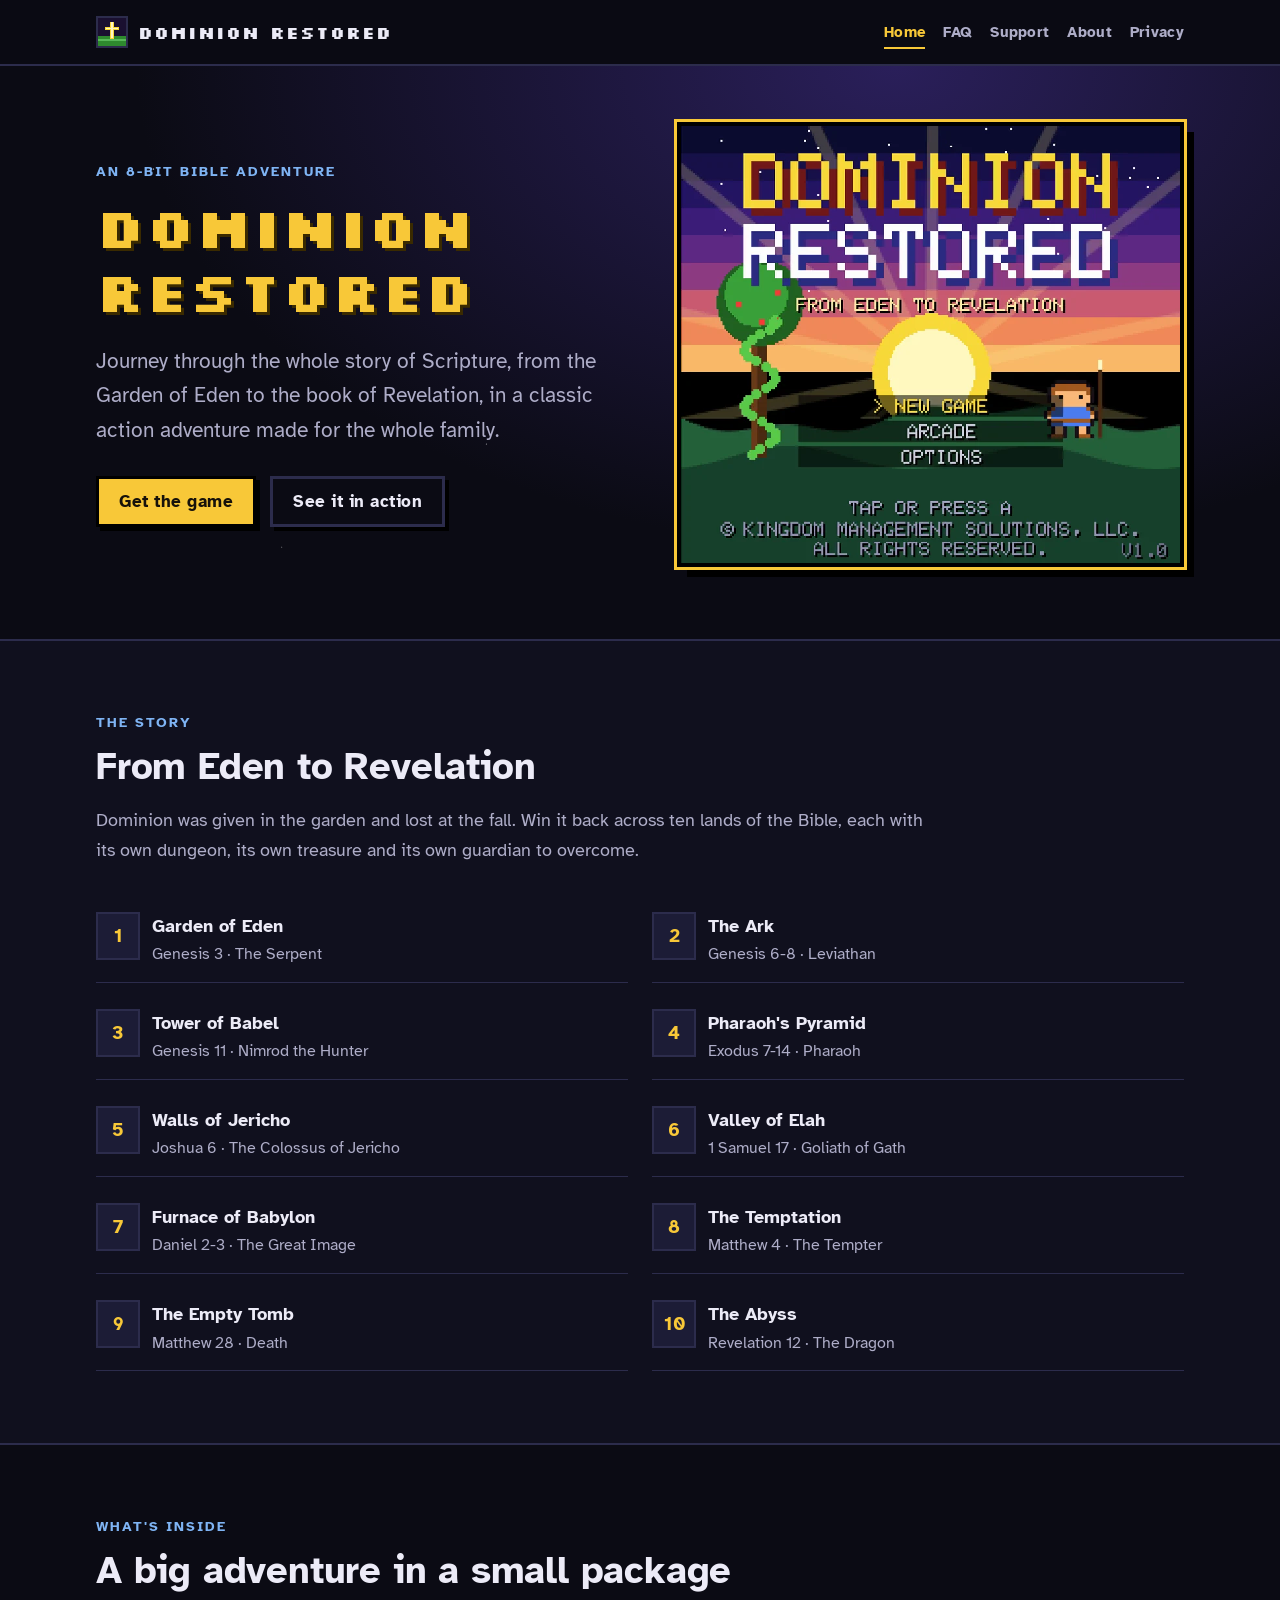
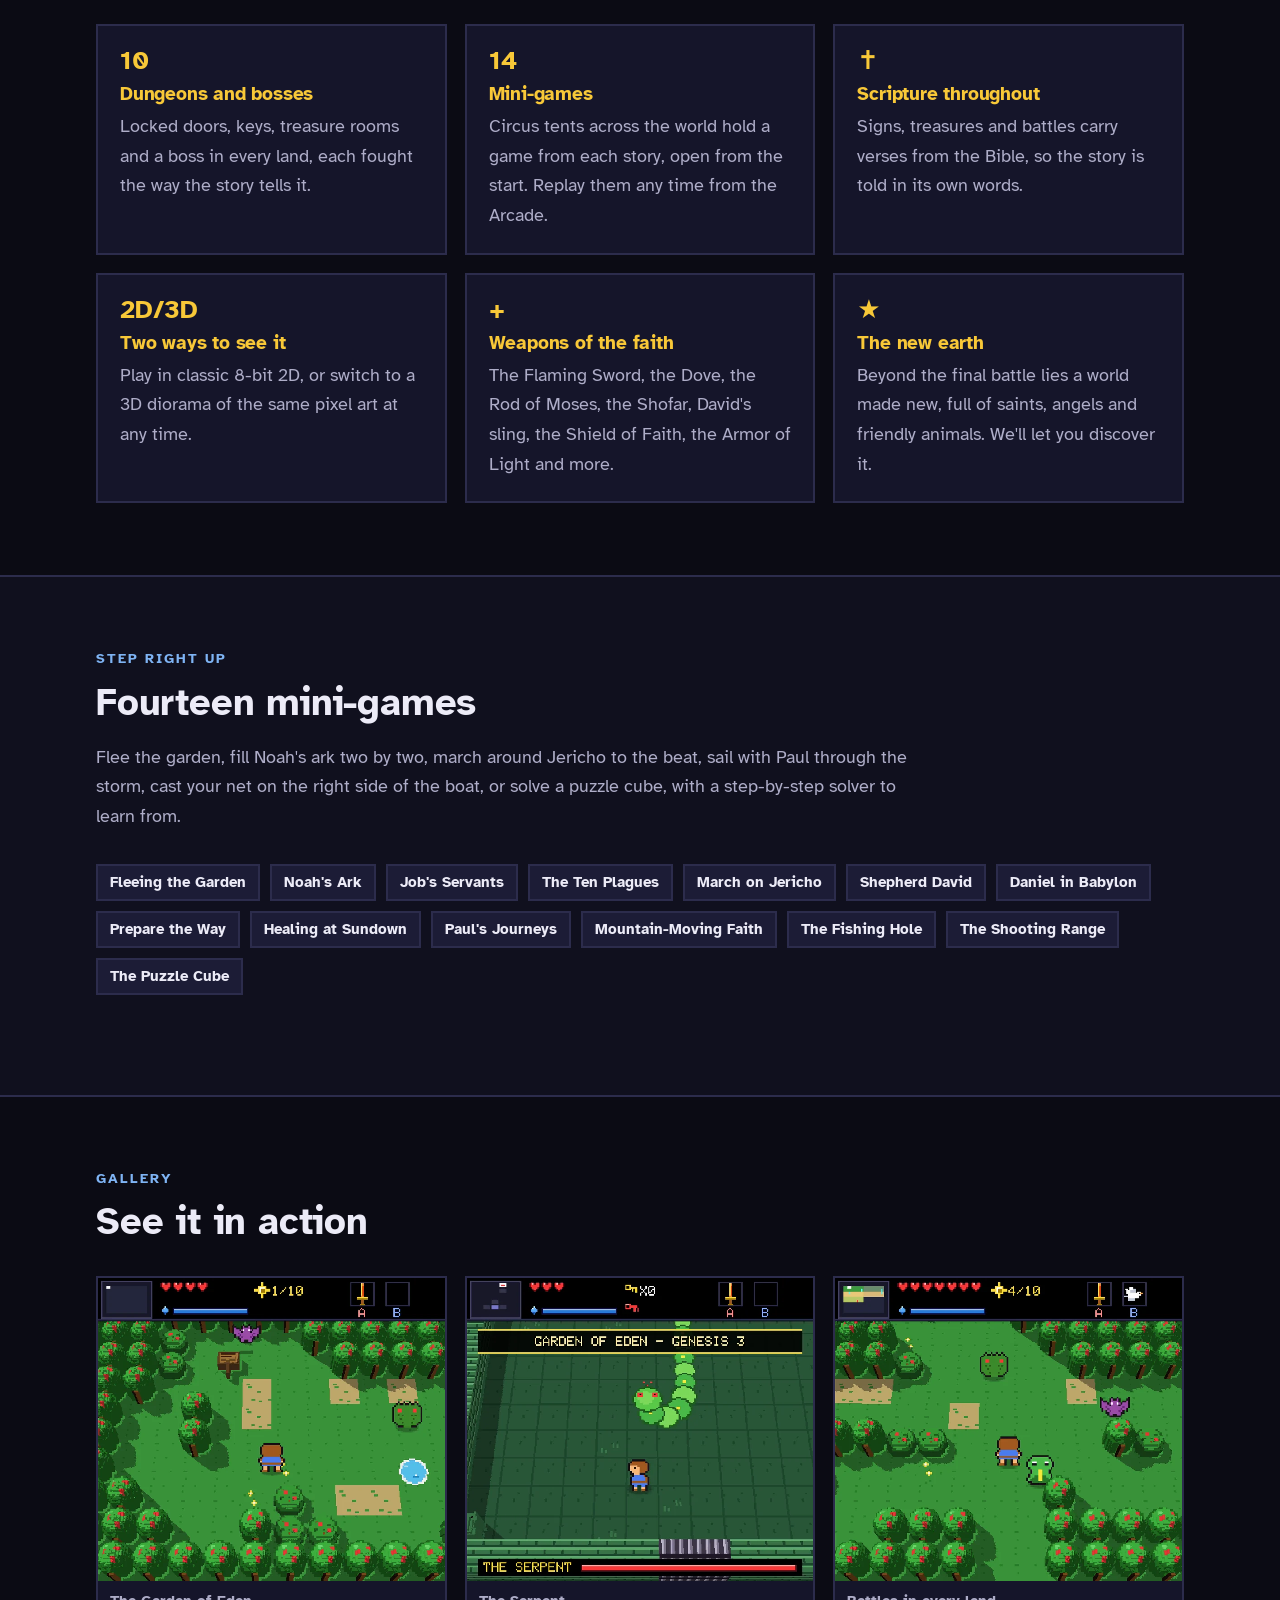
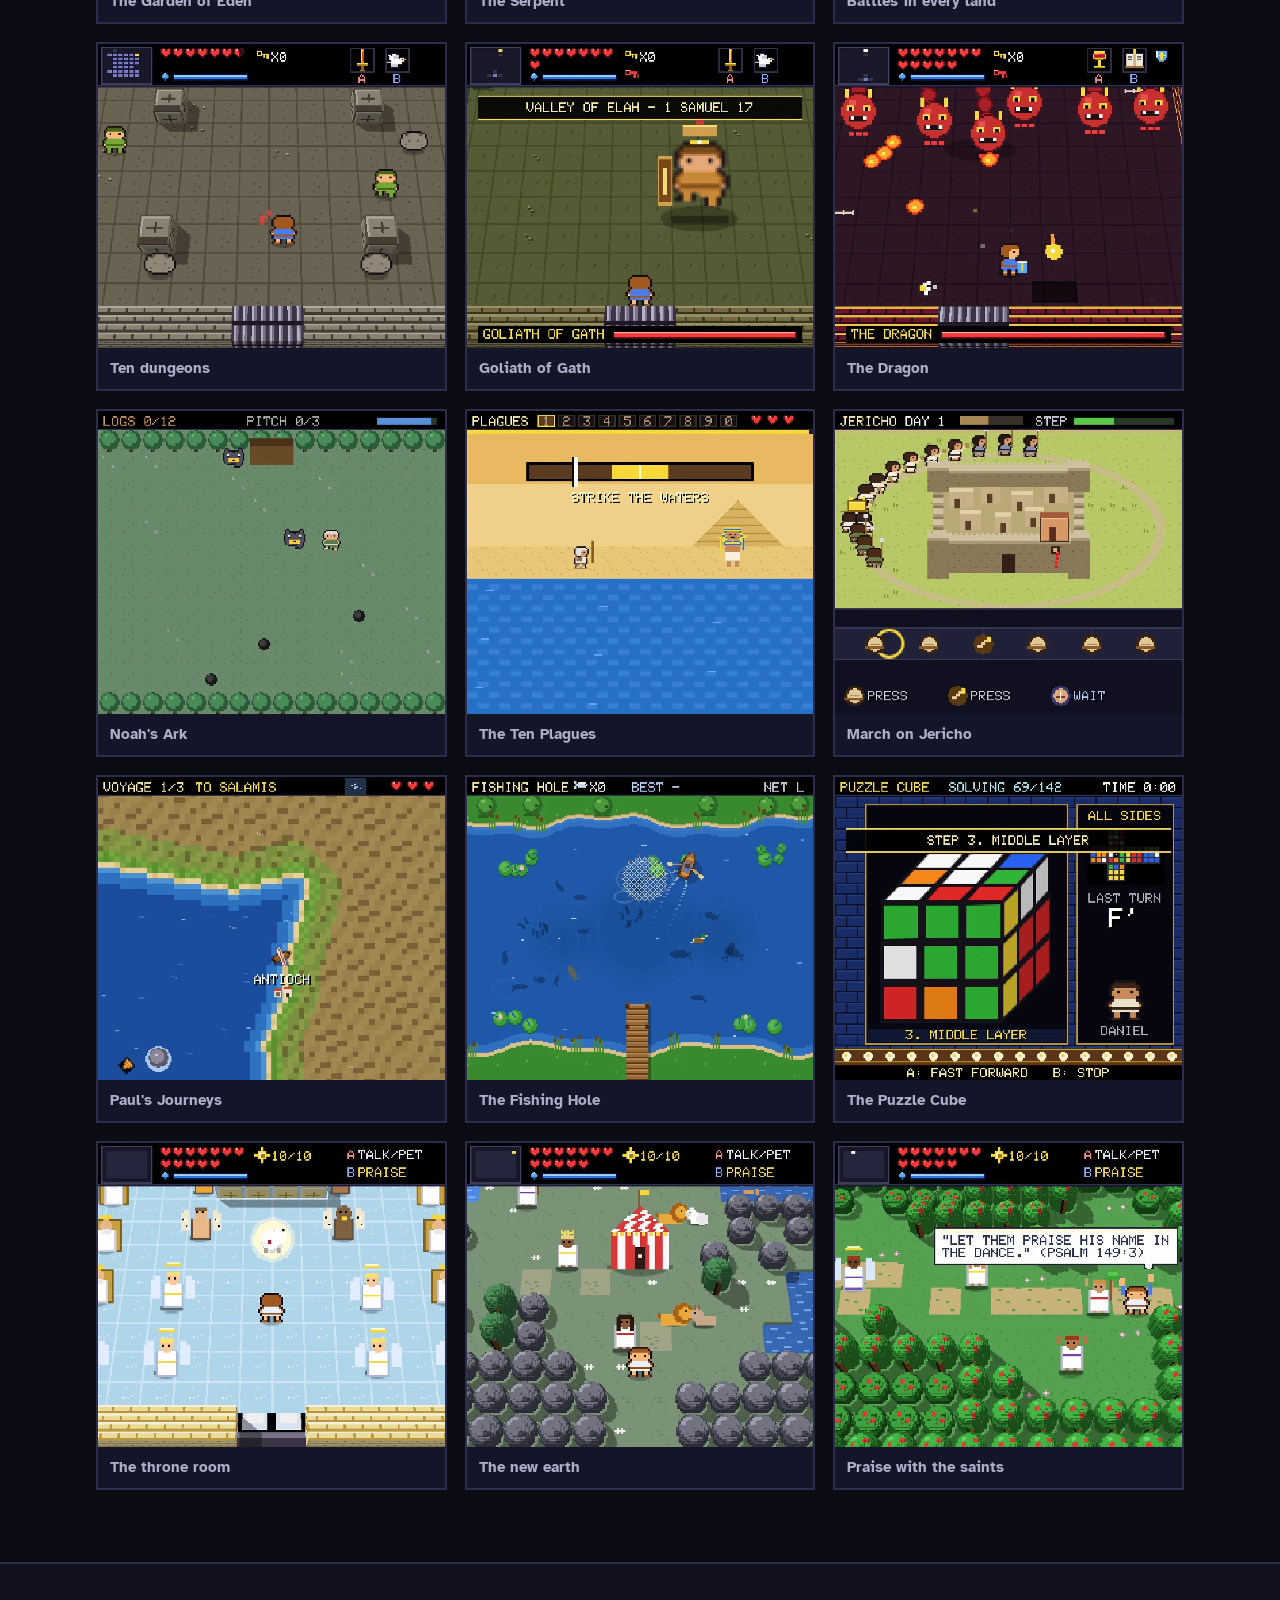
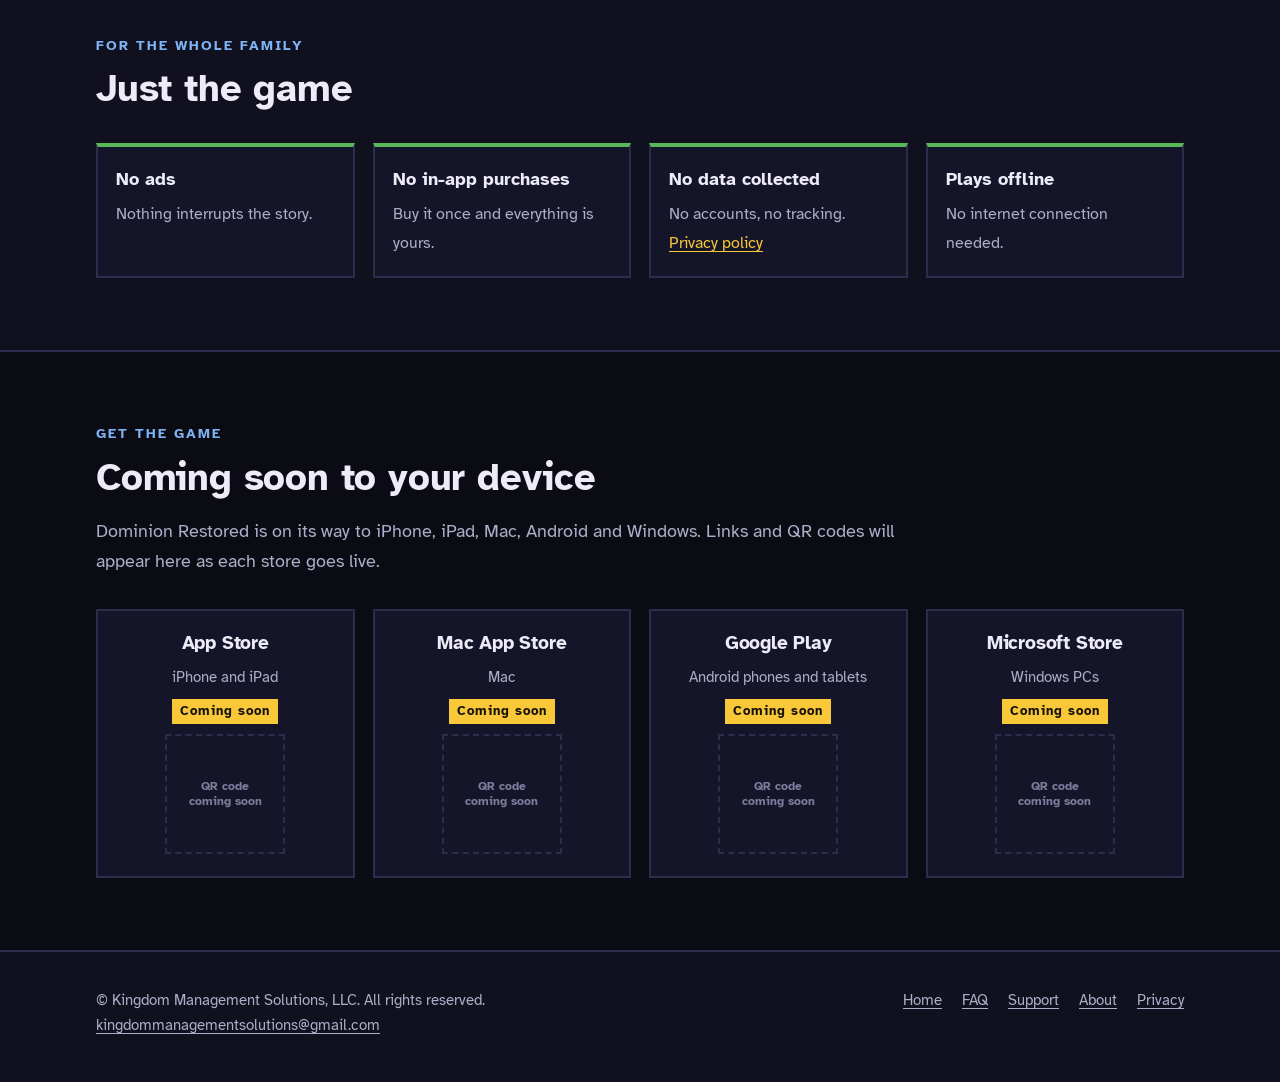
<file: index.html>
<!DOCTYPE html>
<html lang="en">
<head>
<meta charset="utf-8">
<meta name="viewport" content="width=device-width,initial-scale=1">
<title>Dominion Restored</title>
<meta name="description" content="An 8-bit Bible adventure from Eden to Revelation: ten dungeons, ten bosses, fourteen mini-games and the new earth. For iPhone, iPad, Mac, Android and Windows.">
<meta name="theme-color" content="#0b0b14">
<meta property="og:title" content="Dominion Restored">
<meta property="og:description" content="An 8-bit Bible adventure from Eden to Revelation: ten dungeons, ten bosses, fourteen mini-games and the new earth. For iPhone, iPad, Mac, Android and Windows.">
<meta property="og:type" content="website">
<meta property="og:image" content="assets/img/title.webp">
<link rel="icon" href="assets/icon.svg" type="image/svg+xml">
<link rel="preload" href="assets/fonts/silkscreen-700.woff2" as="font" type="font/woff2" crossorigin>
<link rel="stylesheet" href="assets/site.css">
</head>
<body>
<a class="skip" href="#main">Skip to content</a>
<header class="top">
  <div class="wrap">
    <a class="brand" href="index.html"><img src="assets/icon.svg" alt="" width="32" height="32">DOMINION RESTORED</a>
    <nav aria-label="Main">
      <ul>
        <li><a href="index.html" aria-current="page">Home</a></li>
        <li><a href="faq.html">FAQ</a></li>
        <li><a href="support.html">Support</a></li>
        <li><a href="about.html">About</a></li>
        <li><a href="privacy.html">Privacy</a></li>
      </ul>
    </nav>
  </div>
</header>
<main id="main">
<section class="hero">
  <div class="wrap">
    <div>
      <p class="kicker">An 8-bit Bible adventure</p>
      <h1>DOMINION RESTORED</h1>
      <p class="lede">Journey through the whole story of Scripture, from the Garden of Eden to the book of Revelation, in a classic action adventure made for the whole family.</p>
      <div class="btns">
        <a class="btn" href="#get">Get the game</a>
        <a class="btn ghost" href="#gallery">See it in action</a>
      </div>
    </div>
    <div class="frame"><img src="assets/img/title.webp" alt="The Dominion Restored title screen" width="768" height="672"></div>
  </div>
</section>

<section class="alt" id="story">
  <div class="wrap">
    <div class="head">
      <p class="kicker">The story</p>
      <h2>From Eden to Revelation</h2>
      <p class="dim">Dominion was given in the garden and lost at the fall. Win it back across ten lands of the Bible, each with its own dungeon, its own treasure and its own guardian to overcome.</p>
    </div>
    <ol class="lands">
        <li><span class="n">1</span><div><b>Garden of Eden</b><span>Genesis 3 &middot; The Serpent</span></div></li>
        <li><span class="n">2</span><div><b>The Ark</b><span>Genesis 6-8 &middot; Leviathan</span></div></li>
        <li><span class="n">3</span><div><b>Tower of Babel</b><span>Genesis 11 &middot; Nimrod the Hunter</span></div></li>
        <li><span class="n">4</span><div><b>Pharaoh's Pyramid</b><span>Exodus 7-14 &middot; Pharaoh</span></div></li>
        <li><span class="n">5</span><div><b>Walls of Jericho</b><span>Joshua 6 &middot; The Colossus of Jericho</span></div></li>
        <li><span class="n">6</span><div><b>Valley of Elah</b><span>1 Samuel 17 &middot; Goliath of Gath</span></div></li>
        <li><span class="n">7</span><div><b>Furnace of Babylon</b><span>Daniel 2-3 &middot; The Great Image</span></div></li>
        <li><span class="n">8</span><div><b>The Temptation</b><span>Matthew 4 &middot; The Tempter</span></div></li>
        <li><span class="n">9</span><div><b>The Empty Tomb</b><span>Matthew 28 &middot; Death</span></div></li>
        <li><span class="n">10</span><div><b>The Abyss</b><span>Revelation 12 &middot; The Dragon</span></div></li>
    </ol>
  </div>
</section>

<section id="features">
  <div class="wrap">
    <div class="head">
      <p class="kicker">What's inside</p>
      <h2>A big adventure in a small package</h2>
    </div>
    <div class="grid g3">
      <div class="card"><div class="ico">10</div><h3>Dungeons and bosses</h3><p>Locked doors, keys, treasure rooms and a boss in every land, each fought the way the story tells it.</p></div>
      <div class="card"><div class="ico">14</div><h3>Mini-games</h3><p>Circus tents across the world hold a game from each story, open from the start. Replay them any time from the Arcade.</p></div>
      <div class="card"><div class="ico">&#10013;</div><h3>Scripture throughout</h3><p>Signs, treasures and battles carry verses from the Bible, so the story is told in its own words.</p></div>
      <div class="card"><div class="ico">2D/3D</div><h3>Two ways to see it</h3><p>Play in classic 8-bit 2D, or switch to a 3D diorama of the same pixel art at any time.</p></div>
      <div class="card"><div class="ico">+</div><h3>Weapons of the faith</h3><p>The Flaming Sword, the Dove, the Rod of Moses, the Shofar, David's sling, the Shield of Faith, the Armor of Light and more.</p></div>
      <div class="card"><div class="ico">&#9733;</div><h3>The new earth</h3><p>Beyond the final battle lies a world made new, full of saints, angels and friendly animals. We'll let you discover it.</p></div>
    </div>
  </div>
</section>

<section class="alt" id="minigames">
  <div class="wrap">
    <div class="head">
      <p class="kicker">Step right up</p>
      <h2>Fourteen mini-games</h2>
      <p class="dim">Flee the garden, fill Noah's ark two by two, march around Jericho to the beat, sail with Paul through the storm, cast your net on the right side of the boat, or solve a puzzle cube, with a step-by-step solver to learn from.</p>
    </div>
    <ul class="chips">
        <li>Fleeing the Garden</li>
        <li>Noah's Ark</li>
        <li>Job's Servants</li>
        <li>The Ten Plagues</li>
        <li>March on Jericho</li>
        <li>Shepherd David</li>
        <li>Daniel in Babylon</li>
        <li>Prepare the Way</li>
        <li>Healing at Sundown</li>
        <li>Paul's Journeys</li>
        <li>Mountain-Moving Faith</li>
        <li>The Fishing Hole</li>
        <li>The Shooting Range</li>
        <li>The Puzzle Cube</li>
    </ul>
  </div>
</section>

<section id="gallery">
  <div class="wrap">
    <div class="head">
      <p class="kicker">Gallery</p>
      <h2>See it in action</h2>
    </div>
    <div class="gallery">
        <figure><img src="assets/img/eden.webp" alt="The Garden of Eden" width="768" height="672" loading="lazy"><figcaption>The Garden of Eden</figcaption></figure>
        <figure><img src="assets/img/boss-serpent.webp" alt="The Serpent" width="768" height="672" loading="lazy"><figcaption>The Serpent</figcaption></figure>
        <figure><img src="assets/img/overworld-battle.webp" alt="Battles in every land" width="768" height="672" loading="lazy"><figcaption>Battles in every land</figcaption></figure>
        <figure><img src="assets/img/dungeon.webp" alt="Ten dungeons" width="768" height="672" loading="lazy"><figcaption>Ten dungeons</figcaption></figure>
        <figure><img src="assets/img/boss-goliath.webp" alt="Goliath of Gath" width="768" height="672" loading="lazy"><figcaption>Goliath of Gath</figcaption></figure>
        <figure><img src="assets/img/boss-dragon.webp" alt="The Dragon" width="768" height="672" loading="lazy"><figcaption>The Dragon</figcaption></figure>
        <figure><img src="assets/img/mini-ark.webp" alt="Noah's Ark" width="768" height="672" loading="lazy"><figcaption>Noah's Ark</figcaption></figure>
        <figure><img src="assets/img/mini-plagues.webp" alt="The Ten Plagues" width="768" height="672" loading="lazy"><figcaption>The Ten Plagues</figcaption></figure>
        <figure><img src="assets/img/mini-jericho.webp" alt="March on Jericho" width="768" height="672" loading="lazy"><figcaption>March on Jericho</figcaption></figure>
        <figure><img src="assets/img/mini-paul.webp" alt="Paul's Journeys" width="768" height="672" loading="lazy"><figcaption>Paul's Journeys</figcaption></figure>
        <figure><img src="assets/img/mini-fishing.webp" alt="The Fishing Hole" width="768" height="672" loading="lazy"><figcaption>The Fishing Hole</figcaption></figure>
        <figure><img src="assets/img/mini-cube.webp" alt="The Puzzle Cube" width="768" height="672" loading="lazy"><figcaption>The Puzzle Cube</figcaption></figure>
        <figure><img src="assets/img/throne-room.webp" alt="The throne room" width="768" height="672" loading="lazy"><figcaption>The throne room</figcaption></figure>
        <figure><img src="assets/img/new-earth.webp" alt="The new earth" width="768" height="672" loading="lazy"><figcaption>The new earth</figcaption></figure>
        <figure><img src="assets/img/new-earth-praise.webp" alt="Praise with the saints" width="768" height="672" loading="lazy"><figcaption>Praise with the saints</figcaption></figure>
    </div>
  </div>
</section>

<section class="alt" id="family">
  <div class="wrap">
    <div class="head">
      <p class="kicker">For the whole family</p>
      <h2>Just the game</h2>
    </div>
    <ul class="ticks">
      <li><b>No ads</b><span>Nothing interrupts the story.</span></li>
      <li><b>No in-app purchases</b><span>Buy it once and everything is yours.</span></li>
      <li><b>No data collected</b><span>No accounts, no tracking. <a href="privacy.html">Privacy policy</a></span></li>
      <li><b>Plays offline</b><span>No internet connection needed.</span></li>
    </ul>
  </div>
</section>

<section id="get">
  <div class="wrap">
    <div class="head">
      <p class="kicker">Get the game</p>
      <h2>Coming soon to your device</h2>
      <p class="dim">Dominion Restored is on its way to iPhone, iPad, Mac, Android and Windows. Links and QR codes will appear here as each store goes live.</p>
    </div>
    <div class="stores">
        <div class="store"><h3>App Store</h3><p>iPhone and iPad</p><span class="soon">Coming soon</span><div class="qr" aria-hidden="true">QR code<br>coming soon</div></div>
        <div class="store"><h3>Mac App Store</h3><p>Mac</p><span class="soon">Coming soon</span><div class="qr" aria-hidden="true">QR code<br>coming soon</div></div>
        <div class="store"><h3>Google Play</h3><p>Android phones and tablets</p><span class="soon">Coming soon</span><div class="qr" aria-hidden="true">QR code<br>coming soon</div></div>
        <div class="store"><h3>Microsoft Store</h3><p>Windows PCs</p><span class="soon">Coming soon</span><div class="qr" aria-hidden="true">QR code<br>coming soon</div></div>
    </div>
  </div>
</section>
</main>
<footer>
  <div class="wrap">
    <div>&copy; Kingdom Management Solutions, LLC. All rights reserved.<br><a href="mailto:kingdommanagementsolutions@gmail.com">kingdommanagementsolutions@gmail.com</a></div>
    <ul>
      <li><a href="index.html">Home</a></li>
      <li><a href="faq.html">FAQ</a></li>
      <li><a href="support.html">Support</a></li>
      <li><a href="about.html">About</a></li>
      <li><a href="privacy.html">Privacy</a></li>
    </ul>
  </div>
</footer>
</body>
</html>
</file>
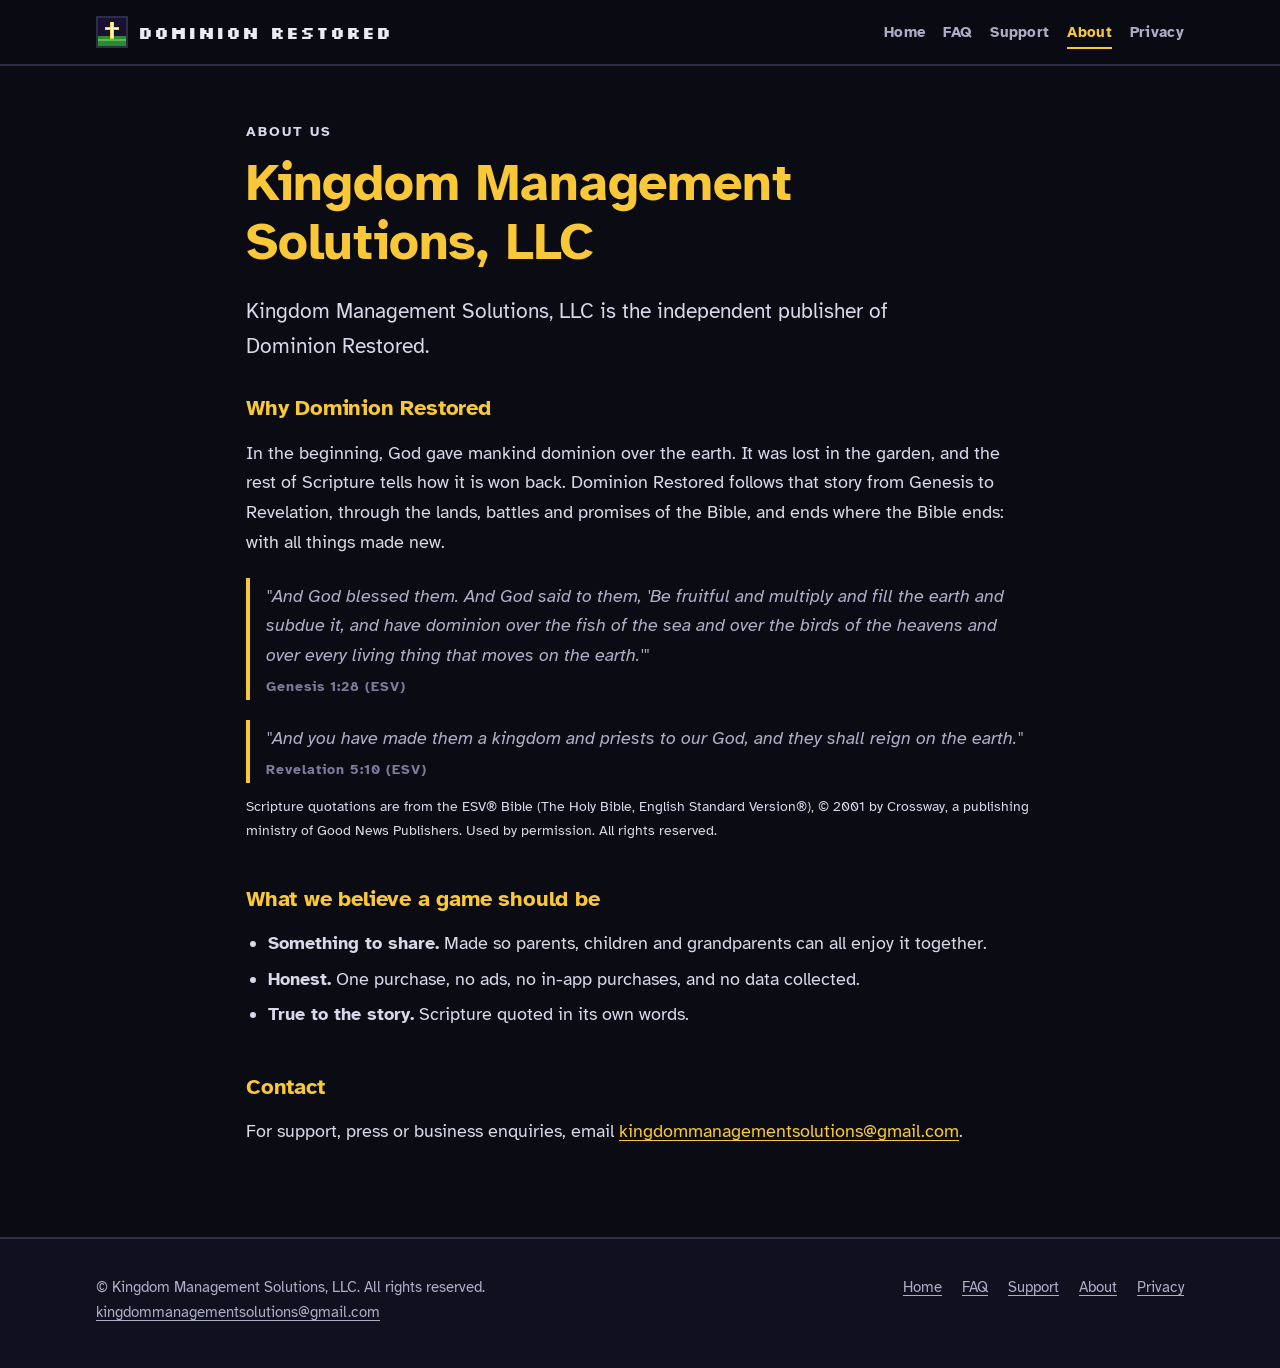
<file: about.html>
<!DOCTYPE html>
<html lang="en">
<head>
<meta charset="utf-8">
<meta name="viewport" content="width=device-width,initial-scale=1">
<title>About | Dominion Restored</title>
<meta name="description" content="About Kingdom Management Solutions, LLC, the publisher of Dominion Restored.">
<meta name="theme-color" content="#0b0b14">
<meta property="og:title" content="About | Dominion Restored">
<meta property="og:description" content="About Kingdom Management Solutions, LLC, the publisher of Dominion Restored.">
<meta property="og:type" content="website">
<meta property="og:image" content="assets/img/title.webp">
<link rel="icon" href="assets/icon.svg" type="image/svg+xml">
<link rel="preload" href="assets/fonts/silkscreen-700.woff2" as="font" type="font/woff2" crossorigin>
<link rel="stylesheet" href="assets/site.css">
</head>
<body>
<a class="skip" href="#main">Skip to content</a>
<header class="top">
  <div class="wrap">
    <a class="brand" href="index.html"><img src="assets/icon.svg" alt="" width="32" height="32">DOMINION RESTORED</a>
    <nav aria-label="Main">
      <ul>
        <li><a href="index.html">Home</a></li>
        <li><a href="faq.html">FAQ</a></li>
        <li><a href="support.html">Support</a></li>
        <li><a href="about.html" aria-current="page">About</a></li>
        <li><a href="privacy.html">Privacy</a></li>
      </ul>
    </nav>
  </div>
</header>
<main id="main">
<div class="page">
<div class="wrap">
  <p class="kicker">About us</p>
  <h1>Kingdom Management Solutions, LLC</h1>
  <p class="lede">Kingdom Management Solutions, LLC is the independent publisher of Dominion Restored.</p>

  <h2>Why Dominion Restored</h2>
  <p>In the beginning, God gave mankind dominion over the earth. It was lost in the garden, and the rest of Scripture tells how it is won back. Dominion Restored follows that story from Genesis to Revelation, through the lands, battles and promises of the Bible, and ends where the Bible ends: with all things made new.</p>
  <blockquote class="verse">"And God blessed them. And God said to them, 'Be fruitful and multiply and fill the earth and subdue it, and have dominion over the fish of the sea and over the birds of the heavens and over every living thing that moves on the earth.'"<cite>Genesis 1:28 (ESV)</cite></blockquote>
  <blockquote class="verse">"And you have made them a kingdom and priests to our God, and they shall reign on the earth."<cite>Revelation 5:10 (ESV)</cite></blockquote>
  <p class="copyright">Scripture quotations are from the ESV&reg; Bible (The Holy Bible, English Standard Version&reg;), &copy; 2001 by Crossway, a publishing ministry of Good News Publishers. Used by permission. All rights reserved.</p>

  <h2>What we believe a game should be</h2>
  <ul>
    <li><b>Something to share.</b> Made so parents, children and grandparents can all enjoy it together.</li>
    <li><b>Honest.</b> One purchase, no ads, no in-app purchases, and no data collected.</li>
    <li><b>True to the story.</b> Scripture quoted in its own words.</li>
  </ul>

  <h2>Contact</h2>
  <p>For support, press or business enquiries, email <a href="mailto:kingdommanagementsolutions@gmail.com">kingdommanagementsolutions@gmail.com</a>.</p>
</div>
</div>
</main>
<footer>
  <div class="wrap">
    <div>&copy; Kingdom Management Solutions, LLC. All rights reserved.<br><a href="mailto:kingdommanagementsolutions@gmail.com">kingdommanagementsolutions@gmail.com</a></div>
    <ul>
      <li><a href="index.html">Home</a></li>
      <li><a href="faq.html">FAQ</a></li>
      <li><a href="support.html">Support</a></li>
      <li><a href="about.html">About</a></li>
      <li><a href="privacy.html">Privacy</a></li>
    </ul>
  </div>
</footer>
</body>
</html>
</file>
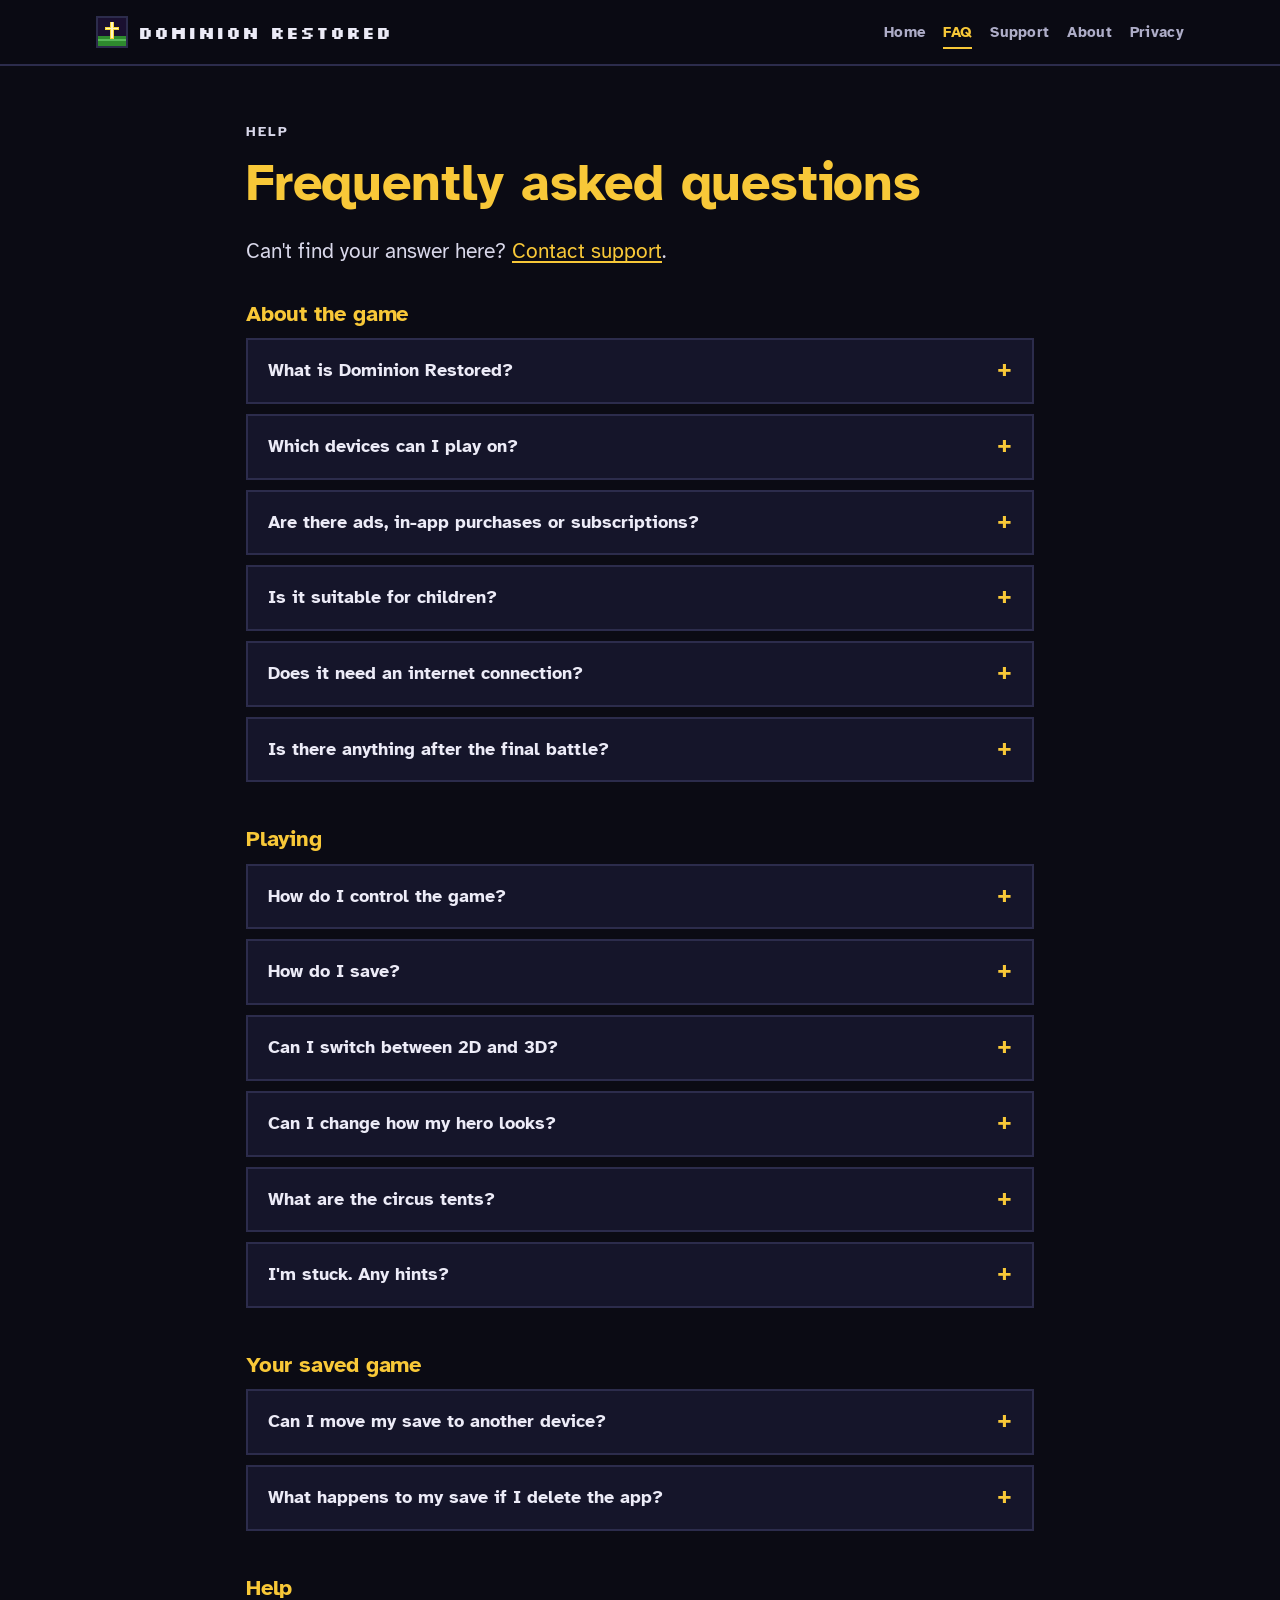
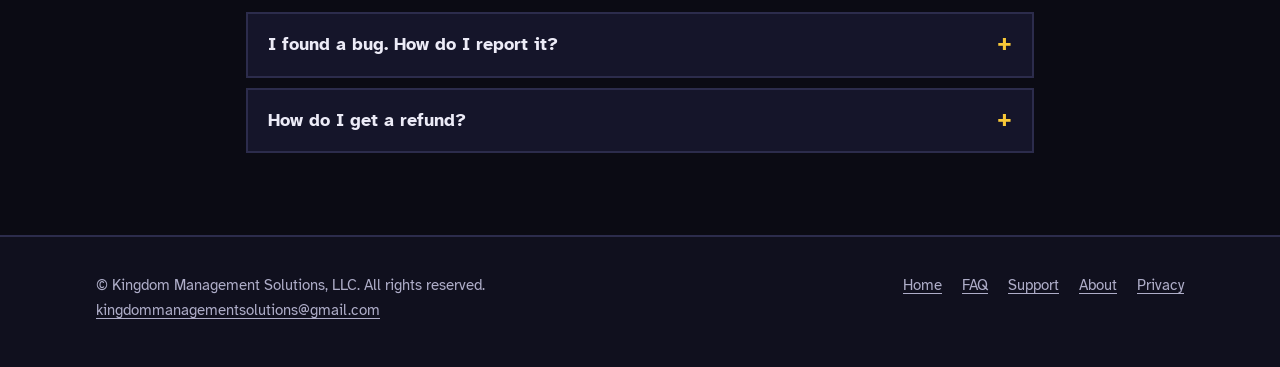
<file: faq.html>
<!DOCTYPE html>
<html lang="en">
<head>
<meta charset="utf-8">
<meta name="viewport" content="width=device-width,initial-scale=1">
<title>FAQ | Dominion Restored</title>
<meta name="description" content="Answers to common questions about Dominion Restored: devices, controls, saving, mini-games and more.">
<meta name="theme-color" content="#0b0b14">
<meta property="og:title" content="FAQ | Dominion Restored">
<meta property="og:description" content="Answers to common questions about Dominion Restored: devices, controls, saving, mini-games and more.">
<meta property="og:type" content="website">
<meta property="og:image" content="assets/img/title.webp">
<link rel="icon" href="assets/icon.svg" type="image/svg+xml">
<link rel="preload" href="assets/fonts/silkscreen-700.woff2" as="font" type="font/woff2" crossorigin>
<link rel="stylesheet" href="assets/site.css">
</head>
<body>
<a class="skip" href="#main">Skip to content</a>
<header class="top">
  <div class="wrap">
    <a class="brand" href="index.html"><img src="assets/icon.svg" alt="" width="32" height="32">DOMINION RESTORED</a>
    <nav aria-label="Main">
      <ul>
        <li><a href="index.html">Home</a></li>
        <li><a href="faq.html" aria-current="page">FAQ</a></li>
        <li><a href="support.html">Support</a></li>
        <li><a href="about.html">About</a></li>
        <li><a href="privacy.html">Privacy</a></li>
      </ul>
    </nav>
  </div>
</header>
<main id="main">
<div class="page">
<div class="wrap">
  <p class="kicker">Help</p>
  <h1>Frequently asked questions</h1>
  <p class="lede">Can't find your answer here? <a href="support.html">Contact support</a>.</p>
  <h2>About the game</h2>
  <details>
    <summary>What is Dominion Restored?</summary>
    <div><p>An 8-bit action adventure that travels through the story of the Bible, from the Garden of Eden to the book of Revelation. You explore ten lands, each with a dungeon, a treasure and a boss, plus fourteen mini-games in circus tents along the way.</p></div>
  </details>
  <details>
    <summary>Which devices can I play on?</summary>
    <div><p>iPhone, iPad, Mac, Android phones and tablets, and Windows PCs. See <a href="index.html#get">Get the game</a> for the stores.</p></div>
  </details>
  <details>
    <summary>Are there ads, in-app purchases or subscriptions?</summary>
    <div><p>No. You buy the game once and everything in it is yours. There are no ads, no in-app purchases and no subscriptions.</p></div>
  </details>
  <details>
    <summary>Is it suitable for children?</summary>
    <div><p>It is made for families. The combat is classic 8-bit action against creatures and Bible-story foes, with no gore. Enemies simply vanish when defeated. Check the age rating shown on your store for the official rating, and as always, parents know their children best.</p></div>
  </details>
  <details>
    <summary>Does it need an internet connection?</summary>
    <div><p>No. Once installed, it plays completely offline.</p></div>
  </details>
  <details>
    <summary>Is there anything after the final battle?</summary>
    <div><p>Yes. We will let you discover it.</p></div>
  </details>
  <h2>Playing</h2>
  <details>
    <summary>How do I control the game?</summary>
    <div><p>On a phone or tablet, use the on-screen stick to move, <b>A</b> to use your sword, <b>B</b> to use your item, <b>ITEM</b> to switch items and <b>START</b> to pause. On a Mac or PC you can use the keyboard:</p>
<table>
  <tr><th>Action</th><th>Keys</th></tr>
  <tr><td>Move</td><td><kbd>&larr;</kbd> <kbd>&uarr;</kbd> <kbd>&rarr;</kbd> <kbd>&darr;</kbd> or <kbd>W</kbd> <kbd>A</kbd> <kbd>S</kbd> <kbd>D</kbd></td></tr>
  <tr><td>Sword (A)</td><td><kbd>Z</kbd>, <kbd>J</kbd> or <kbd>Space</kbd></td></tr>
  <tr><td>Item (B)</td><td><kbd>X</kbd> or <kbd>K</kbd></td></tr>
  <tr><td>Switch item</td><td><kbd>C</kbd> or <kbd>Q</kbd></td></tr>
  <tr><td>Pause</td><td><kbd>Enter</kbd>, <kbd>P</kbd> or <kbd>Esc</kbd></td></tr>
  <tr><td>Sound on and off</td><td><kbd>M</kbd></td></tr>
</table></div>
  </details>
  <details>
    <summary>How do I save?</summary>
    <div><p>The game saves automatically as you go: when you move to a new screen, find a treasure or defeat a boss. Choose CONTINUE on the title screen to pick up where you left off.</p></div>
  </details>
  <details>
    <summary>Can I switch between 2D and 3D?</summary>
    <div><p>Yes. Open OPTIONS on the title screen or in the pause menu and change VIEW. In 3D, CAMERA lets you follow the hero up close or see the whole room. The game plays the same either way.</p></div>
  </details>
  <details>
    <summary>Can I change how my hero looks?</summary>
    <div><p>Yes. OPTIONS has four looks to choose from, and the game remembers your choice.</p></div>
  </details>
  <details>
    <summary>What are the circus tents?</summary>
    <div><p>Each land has a circus tent with a mini-game from its story, and a few extra tents hold bonus games. They are open from the start, before or after you beat that land's dungeon. Once you have found a tent, you can replay its game from ARCADE on the title screen without touching your saved game.</p></div>
  </details>
  <details>
    <summary>I'm stuck. Any hints?</summary>
    <div><ul>
  <li>Read the signs. They often point the way.</li>
  <li>Each dungeon has a locked treasure room guarded by a mini-boss. Its treasure also opens the boss door.</li>
  <li>Small keys open locked doors. Clear a room of enemies to find them.</li>
  <li>Some bosses can only be hurt in a particular way. Think about how the Bible story goes.</li>
  <li>Your Faith meter (the blue bar) powers your items and refills over time.</li>
</ul></div>
  </details>
  <h2>Your saved game</h2>
  <details>
    <summary>Can I move my save to another device?</summary>
    <div><p>Not at this time. Your progress is stored only on the device you play on, which is part of how the game keeps your information private.</p></div>
  </details>
  <details>
    <summary>What happens to my save if I delete the app?</summary>
    <div><p>Deleting the app deletes your saved game with it, and it cannot be recovered, so keep the app installed if you want to keep your progress.</p></div>
  </details>
  <h2>Help</h2>
  <details>
    <summary>I found a bug. How do I report it?</summary>
    <div><p>Thank you! Please email us. The <a href="support.html">support page</a> lists what to include so we can fix it quickly.</p></div>
  </details>
  <details>
    <summary>How do I get a refund?</summary>
    <div><p>Purchases are handled by the store you bought from, so refunds are requested through that store. The <a href="support.html#refunds">support page</a> has the links.</p></div>
  </details>
</div>
</div>
</main>
<footer>
  <div class="wrap">
    <div>&copy; Kingdom Management Solutions, LLC. All rights reserved.<br><a href="mailto:kingdommanagementsolutions@gmail.com">kingdommanagementsolutions@gmail.com</a></div>
    <ul>
      <li><a href="index.html">Home</a></li>
      <li><a href="faq.html">FAQ</a></li>
      <li><a href="support.html">Support</a></li>
      <li><a href="about.html">About</a></li>
      <li><a href="privacy.html">Privacy</a></li>
    </ul>
  </div>
</footer>
</body>
</html>
</file>
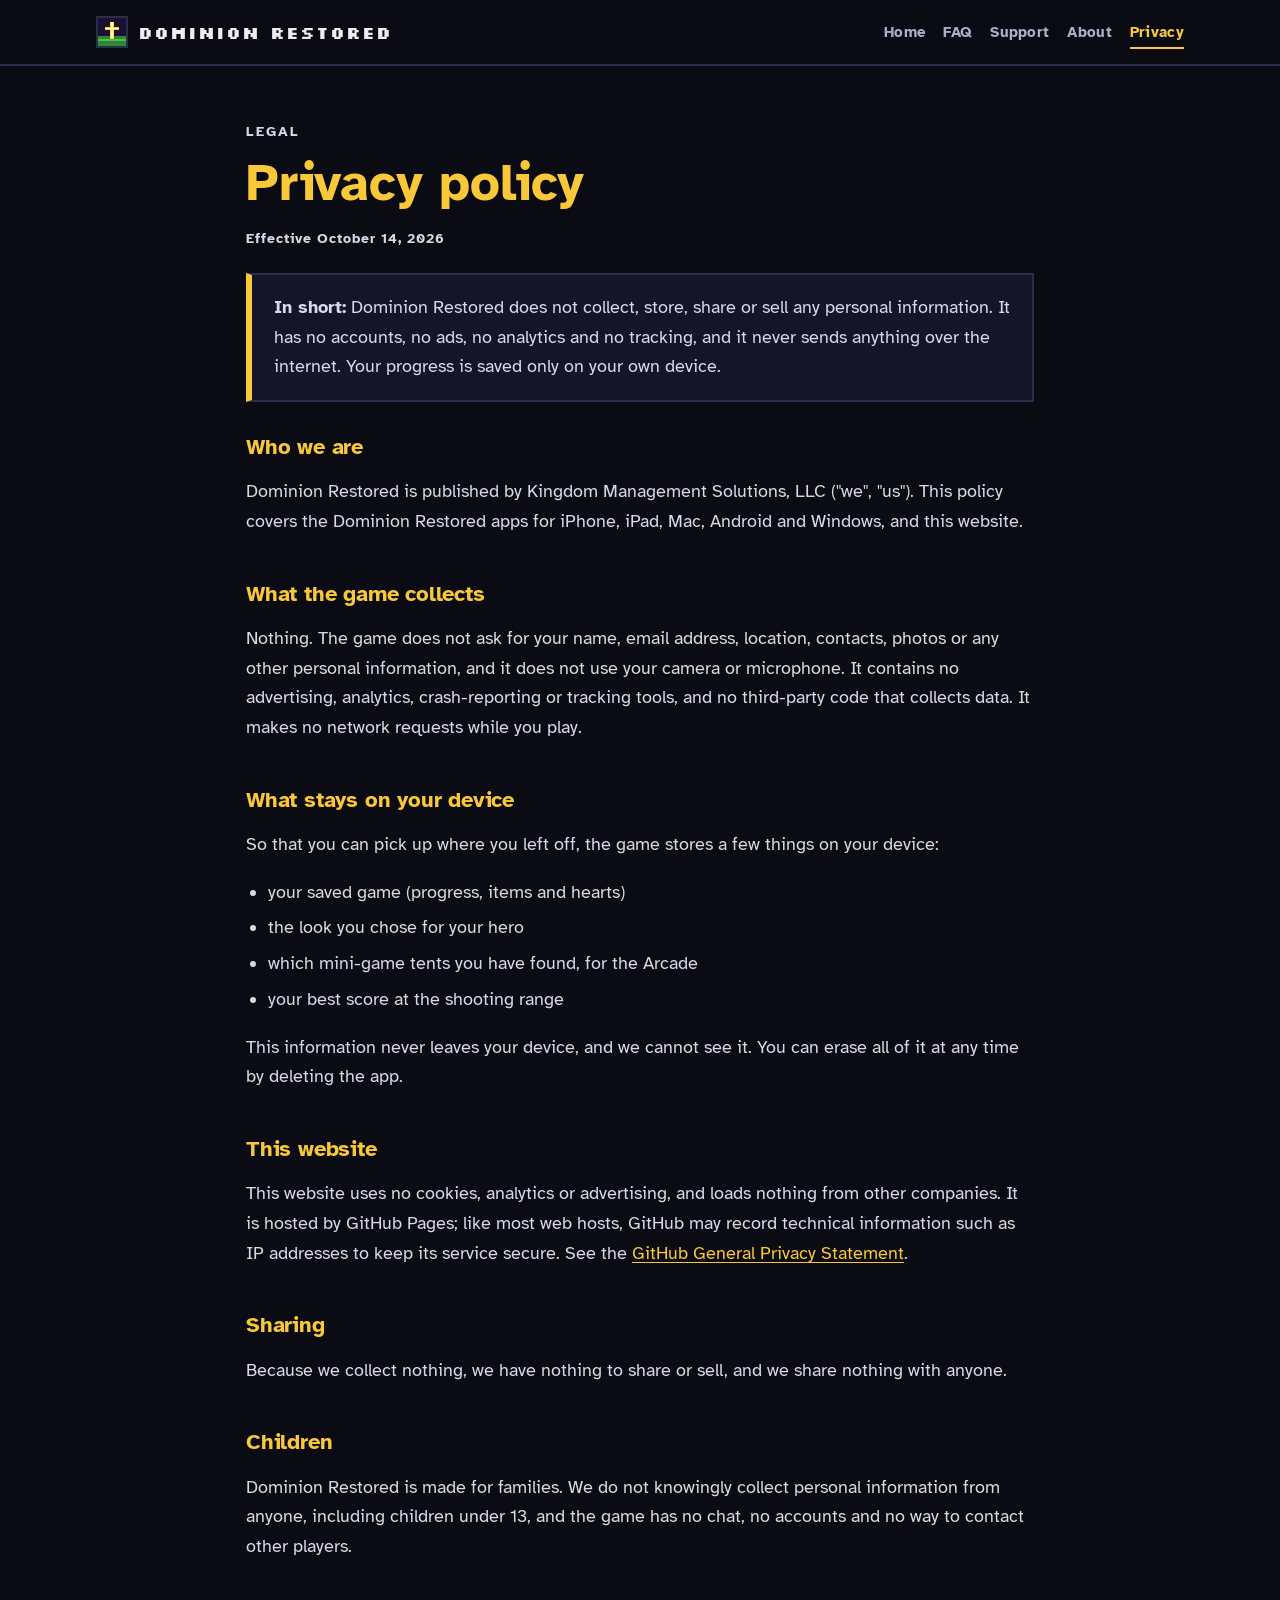
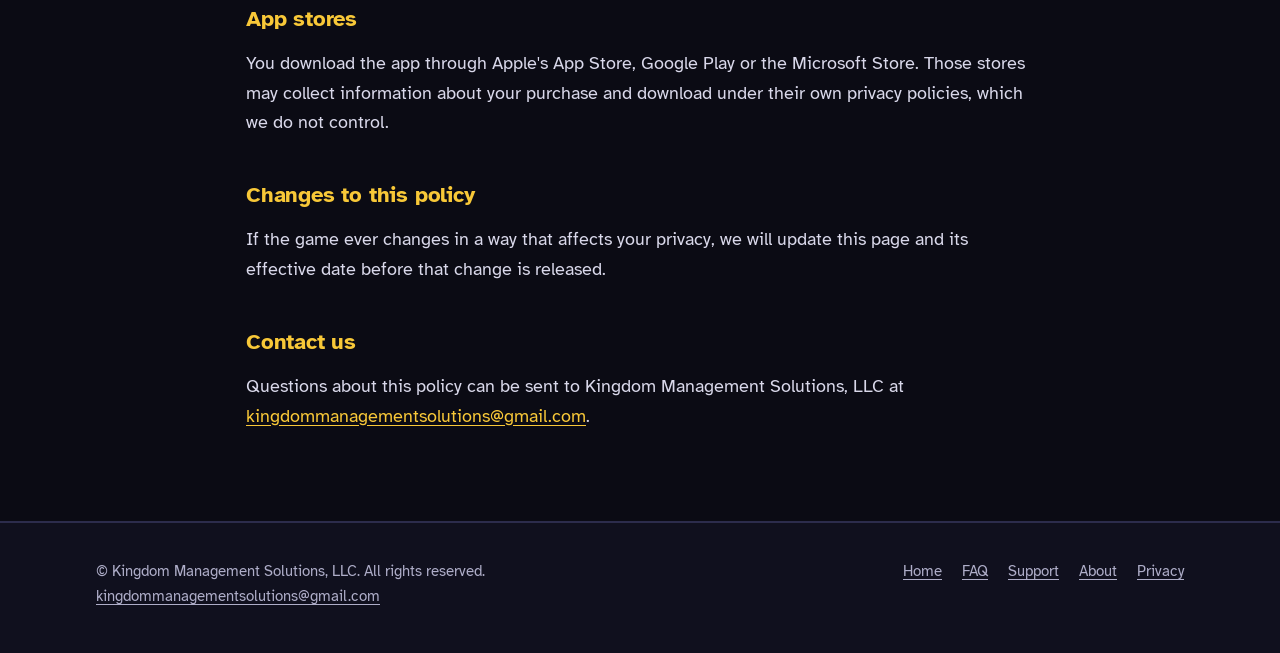
<file: privacy.html>
<!DOCTYPE html>
<html lang="en">
<head>
<meta charset="utf-8">
<meta name="viewport" content="width=device-width,initial-scale=1">
<title>Privacy Policy | Dominion Restored</title>
<meta name="description" content="The Dominion Restored privacy policy: the game collects no personal information.">
<meta name="theme-color" content="#0b0b14">
<meta property="og:title" content="Privacy Policy | Dominion Restored">
<meta property="og:description" content="The Dominion Restored privacy policy: the game collects no personal information.">
<meta property="og:type" content="website">
<meta property="og:image" content="assets/img/title.webp">
<link rel="icon" href="assets/icon.svg" type="image/svg+xml">
<link rel="preload" href="assets/fonts/silkscreen-700.woff2" as="font" type="font/woff2" crossorigin>
<link rel="stylesheet" href="assets/site.css">
</head>
<body>
<a class="skip" href="#main">Skip to content</a>
<header class="top">
  <div class="wrap">
    <a class="brand" href="index.html"><img src="assets/icon.svg" alt="" width="32" height="32">DOMINION RESTORED</a>
    <nav aria-label="Main">
      <ul>
        <li><a href="index.html">Home</a></li>
        <li><a href="faq.html">FAQ</a></li>
        <li><a href="support.html">Support</a></li>
        <li><a href="about.html">About</a></li>
        <li><a href="privacy.html" aria-current="page">Privacy</a></li>
      </ul>
    </nav>
  </div>
</header>
<main id="main">
<div class="page">
<div class="wrap">
  <p class="kicker">Legal</p>
  <h1>Privacy policy</h1>
  <p class="updated">Effective October 14, 2026</p>

  <div class="summary"><p><strong>In short:</strong> Dominion Restored does not collect, store, share or sell any personal information. It has no accounts, no ads, no analytics and no tracking, and it never sends anything over the internet. Your progress is saved only on your own device.</p></div>

  <h2>Who we are</h2>
  <p>Dominion Restored is published by Kingdom Management Solutions, LLC ("we", "us"). This policy covers the Dominion Restored apps for iPhone, iPad, Mac, Android and Windows, and this website.</p>

  <h2>What the game collects</h2>
  <p>Nothing. The game does not ask for your name, email address, location, contacts, photos or any other personal information, and it does not use your camera or microphone. It contains no advertising, analytics, crash-reporting or tracking tools, and no third-party code that collects data. It makes no network requests while you play.</p>

  <h2>What stays on your device</h2>
  <p>So that you can pick up where you left off, the game stores a few things on your device:</p>
  <ul>
    <li>your saved game (progress, items and hearts)</li>
    <li>the look you chose for your hero</li>
    <li>which mini-game tents you have found, for the Arcade</li>
    <li>your best score at the shooting range</li>
  </ul>
  <p>This information never leaves your device, and we cannot see it. You can erase all of it at any time by deleting the app.</p>

  <h2>This website</h2>
  <p>This website uses no cookies, analytics or advertising, and loads nothing from other companies. It is hosted by GitHub Pages; like most web hosts, GitHub may record technical information such as IP addresses to keep its service secure. See the <a href="https://docs.github.com/en/site-policy/privacy-policies/github-general-privacy-statement" rel="noopener">GitHub General Privacy Statement</a>.</p>

  <h2>Sharing</h2>
  <p>Because we collect nothing, we have nothing to share or sell, and we share nothing with anyone.</p>

  <h2>Children</h2>
  <p>Dominion Restored is made for families. We do not knowingly collect personal information from anyone, including children under 13, and the game has no chat, no accounts and no way to contact other players.</p>

  <h2>App stores</h2>
  <p>You download the app through Apple's App Store, Google Play or the Microsoft Store. Those stores may collect information about your purchase and download under their own privacy policies, which we do not control.</p>

  <h2>Changes to this policy</h2>
  <p>If the game ever changes in a way that affects your privacy, we will update this page and its effective date before that change is released.</p>

  <h2>Contact us</h2>
  <p>Questions about this policy can be sent to Kingdom Management Solutions, LLC at <a href="mailto:kingdommanagementsolutions@gmail.com">kingdommanagementsolutions@gmail.com</a>.</p>
</div>
</div>
</main>
<footer>
  <div class="wrap">
    <div>&copy; Kingdom Management Solutions, LLC. All rights reserved.<br><a href="mailto:kingdommanagementsolutions@gmail.com">kingdommanagementsolutions@gmail.com</a></div>
    <ul>
      <li><a href="index.html">Home</a></li>
      <li><a href="faq.html">FAQ</a></li>
      <li><a href="support.html">Support</a></li>
      <li><a href="about.html">About</a></li>
      <li><a href="privacy.html">Privacy</a></li>
    </ul>
  </div>
</footer>
</body>
</html>
</file>
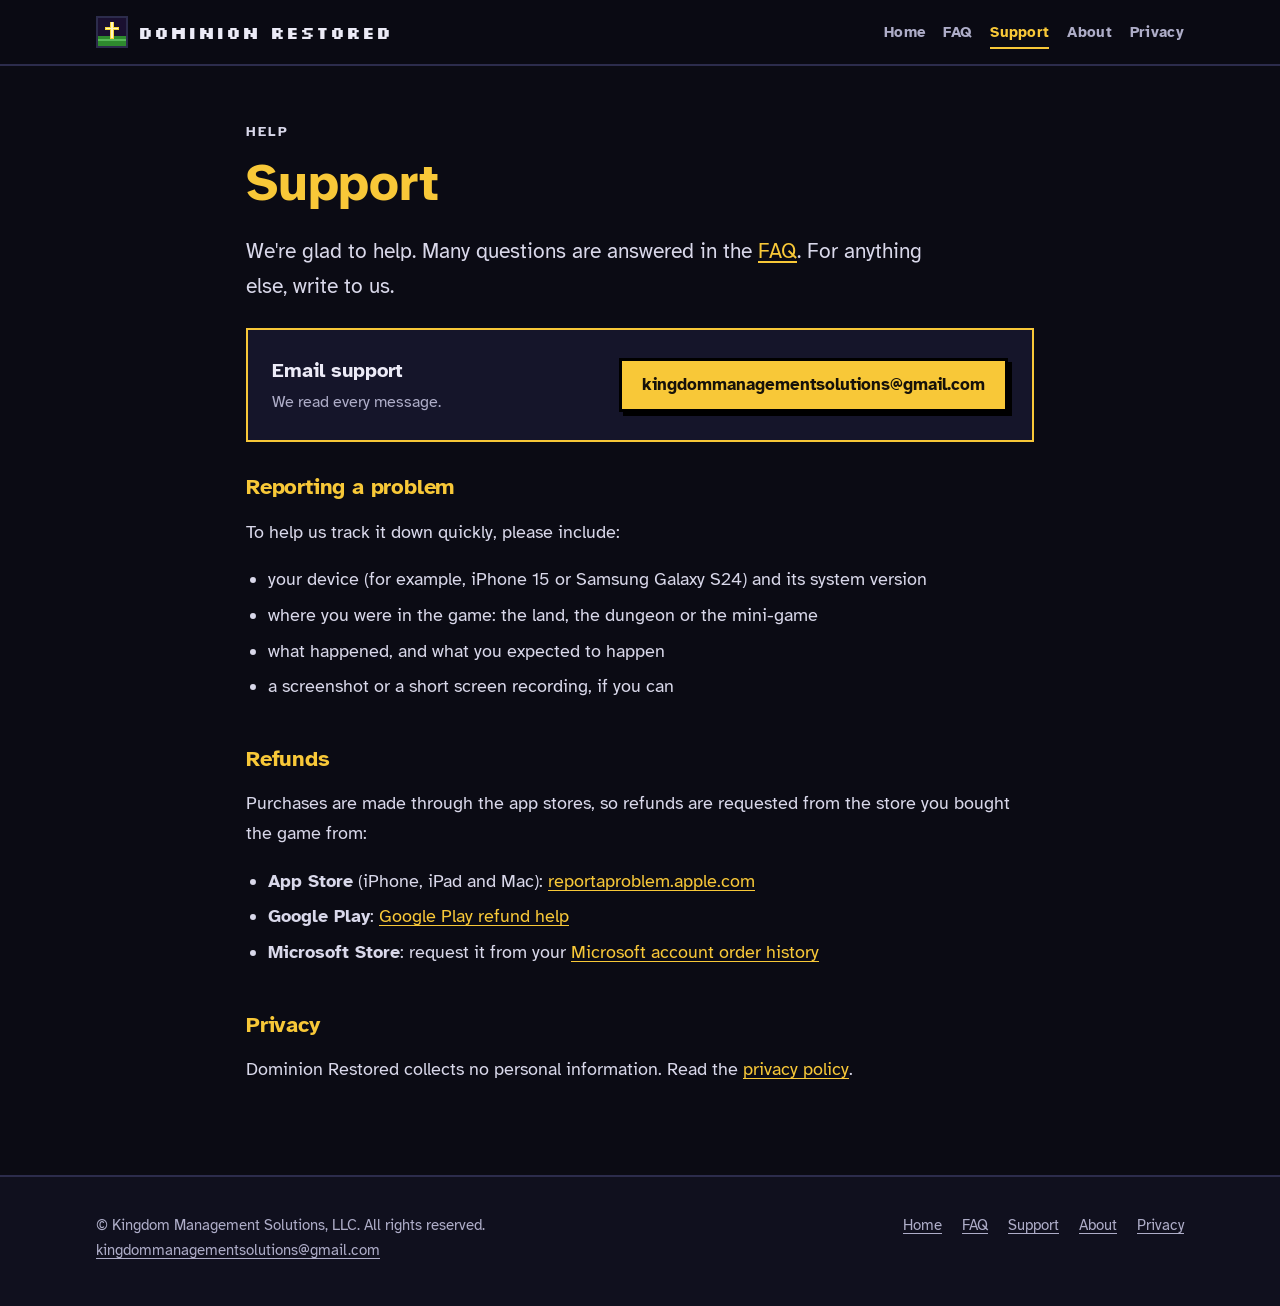
<file: support.html>
<!DOCTYPE html>
<html lang="en">
<head>
<meta charset="utf-8">
<meta name="viewport" content="width=device-width,initial-scale=1">
<title>Support | Dominion Restored</title>
<meta name="description" content="Get help with Dominion Restored: contact support, report a bug, or request a refund.">
<meta name="theme-color" content="#0b0b14">
<meta property="og:title" content="Support | Dominion Restored">
<meta property="og:description" content="Get help with Dominion Restored: contact support, report a bug, or request a refund.">
<meta property="og:type" content="website">
<meta property="og:image" content="assets/img/title.webp">
<link rel="icon" href="assets/icon.svg" type="image/svg+xml">
<link rel="preload" href="assets/fonts/silkscreen-700.woff2" as="font" type="font/woff2" crossorigin>
<link rel="stylesheet" href="assets/site.css">
</head>
<body>
<a class="skip" href="#main">Skip to content</a>
<header class="top">
  <div class="wrap">
    <a class="brand" href="index.html"><img src="assets/icon.svg" alt="" width="32" height="32">DOMINION RESTORED</a>
    <nav aria-label="Main">
      <ul>
        <li><a href="index.html">Home</a></li>
        <li><a href="faq.html">FAQ</a></li>
        <li><a href="support.html" aria-current="page">Support</a></li>
        <li><a href="about.html">About</a></li>
        <li><a href="privacy.html">Privacy</a></li>
      </ul>
    </nav>
  </div>
</header>
<main id="main">
<div class="page">
<div class="wrap">
  <p class="kicker">Help</p>
  <h1>Support</h1>
  <p class="lede">We're glad to help. Many questions are answered in the <a href="faq.html">FAQ</a>. For anything else, write to us.</p>

  <div class="contact">
    <div><b>Email support</b><span class="dim">We read every message.</span></div>
    <a class="btn" href="mailto:kingdommanagementsolutions@gmail.com?subject=Dominion%20Restored%20support">kingdommanagementsolutions@gmail.com</a>
  </div>

  <h2>Reporting a problem</h2>
  <p>To help us track it down quickly, please include:</p>
  <ul>
    <li>your device (for example, iPhone 15 or Samsung Galaxy S24) and its system version</li>
    <li>where you were in the game: the land, the dungeon or the mini-game</li>
    <li>what happened, and what you expected to happen</li>
    <li>a screenshot or a short screen recording, if you can</li>
  </ul>

  <h2 id="refunds">Refunds</h2>
  <p>Purchases are made through the app stores, so refunds are requested from the store you bought the game from:</p>
  <ul>
    <li><b>App Store</b> (iPhone, iPad and Mac): <a href="https://reportaproblem.apple.com" rel="noopener">reportaproblem.apple.com</a></li>
    <li><b>Google Play</b>: <a href="https://support.google.com/googleplay/answer/2479637" rel="noopener">Google Play refund help</a></li>
    <li><b>Microsoft Store</b>: request it from your <a href="https://account.microsoft.com/billing/orders" rel="noopener">Microsoft account order history</a></li>
  </ul>

  <h2>Privacy</h2>
  <p>Dominion Restored collects no personal information. Read the <a href="privacy.html">privacy policy</a>.</p>
</div>
</div>
</main>
<footer>
  <div class="wrap">
    <div>&copy; Kingdom Management Solutions, LLC. All rights reserved.<br><a href="mailto:kingdommanagementsolutions@gmail.com">kingdommanagementsolutions@gmail.com</a></div>
    <ul>
      <li><a href="index.html">Home</a></li>
      <li><a href="faq.html">FAQ</a></li>
      <li><a href="support.html">Support</a></li>
      <li><a href="about.html">About</a></li>
      <li><a href="privacy.html">Privacy</a></li>
    </ul>
  </div>
</footer>
</body>
</html>
</file>
<file: assets/site.css>
/* Dominion Restored: website styles. The game's palette (night sky, gold, Eden green); the pixel font is kept to
   the logo and the game's title, and everything else is set in a highly legible font. Fonts are self-hosted, so the site loads nothing from anyone else. */
@font-face { font-family: 'Silkscreen'; src: url(fonts/silkscreen-700.woff2) format('woff2'); font-weight: 700; font-display: swap; }
@font-face { font-family: 'Atkinson Hyperlegible'; src: url(fonts/atkinson-400.woff2) format('woff2'); font-weight: 400; font-display: swap; }
@font-face { font-family: 'Atkinson Hyperlegible'; src: url(fonts/atkinson-400i.woff2) format('woff2'); font-weight: 400; font-style: italic; font-display: swap; }
@font-face { font-family: 'Atkinson Hyperlegible'; src: url(fonts/atkinson-700.woff2) format('woff2'); font-weight: 700; font-display: swap; }

:root {
  color-scheme: dark;
  --bg: #0b0b14; --bg2: #10101e; --panel: #15152a; --panel2: #1c1c36; --line: #2c2c4c;
  --text: #ecebf7; --dim: #aeadc8; --faint: #7d7c9c;
  --gold: #f8c838; --gold-dk: #a87a10; --sky: #7fb4f4; --green: #58b858; --red: #e85050;
  --pixel: 'Silkscreen', ui-monospace, monospace;
  --read: 'Atkinson Hyperlegible', system-ui, -apple-system, 'Segoe UI', Roboto, sans-serif;
  --wrap: 1120px;
}
* { box-sizing: border-box; }
html { scroll-behavior: smooth; }
body { margin: 0; background: var(--bg); color: var(--text); font: 18px/1.65 var(--read); -webkit-text-size-adjust: 100%; }
img { max-width: 100%; display: block; }
a { color: var(--gold); text-underline-offset: 3px; }
a:hover { color: #ffe27a; }
:focus-visible { outline: 3px solid var(--sky); outline-offset: 3px; }
.wrap { max-width: var(--wrap); margin: 0 auto; padding: 0 16px; }
.skip { position: absolute; left: -999px; top: 8px; background: var(--gold); color: #111; padding: 8px 12px; z-index: 10; }
.skip:focus { left: 8px; }

/* header */
.top { position: sticky; top: 0; z-index: 5; background: rgba(11, 11, 20, .92); backdrop-filter: blur(8px); -webkit-backdrop-filter: blur(8px); border-bottom: 2px solid var(--line); }
.top .wrap { display: flex; align-items: center; justify-content: space-between; gap: 16px; min-height: 64px; flex-wrap: wrap; padding-top: 8px; padding-bottom: 8px; }
.brand { display: flex; align-items: center; gap: 10px; color: var(--text); text-decoration: none; font: 700 17px/1 var(--pixel); letter-spacing: 1px; }
.brand img { width: 32px; height: 32px; image-rendering: pixelated; border: 2px solid var(--line); }
.brand:hover { color: var(--gold); }
nav ul { list-style: none; margin: 0; padding: 0; display: flex; flex-wrap: wrap; gap: 4px 18px; }
nav a { font: 700 15px/1 var(--read); letter-spacing: .3px; color: var(--dim); text-decoration: none; padding: 6px 0; border-bottom: 2px solid transparent; }
nav a:hover { color: var(--text); }
nav a[aria-current="page"] { color: var(--gold); border-bottom-color: var(--gold); }

/* type */
h1, h2, h3 { font-family: var(--read); font-weight: 700; letter-spacing: -.2px; line-height: 1.15; text-wrap: balance; }
.hero h1 { font-family: var(--pixel); letter-spacing: 1px; } /* the game's title, as on its title screen */
h1 { font-size: clamp(34px, 5.5vw, 52px); margin: 0 0 16px; color: var(--gold); }
.hero h1 { font-size: clamp(32px, 6vw, 56px); text-shadow: 3px 3px 0 #3a2a00; }
h2 { font-size: clamp(28px, 3.8vw, 38px); margin: 0 0 12px; }
h3 { font-size: 19px; margin: 0 0 6px; color: var(--gold); }
.kicker { font: 700 14px/1.4 var(--read); letter-spacing: 2px; color: var(--sky); margin: 0 0 12px; text-transform: uppercase; }
.lede { font-size: 21px; color: var(--dim); max-width: 34em; }
.dim { color: var(--dim); }
.verse { font-style: italic; color: var(--dim); border-left: 4px solid var(--gold); padding: 4px 0 4px 16px; margin: 20px 0; }
.verse cite { display: block; font-style: normal; font: 700 14px/1.4 var(--read); letter-spacing: 1px; color: var(--faint); margin-top: 6px; }
.copyright { font-size: 14px; color: var(--faint); margin: -8px 0 20px; }

/* sections */
section { padding: 72px 0; }
section.alt { background: var(--bg2); border-top: 2px solid var(--line); border-bottom: 2px solid var(--line); }
.head { max-width: 46em; margin-bottom: 32px; }

/* hero */
.hero { padding: 56px 0 72px; background:
  radial-gradient(1px 1px at 12% 18%, #fff8 50%, transparent), radial-gradient(1px 1px at 72% 12%, #fff6 50%, transparent),
  radial-gradient(1px 1px at 38% 66%, #fff5 50%, transparent), radial-gradient(1px 1px at 88% 48%, #fff7 50%, transparent),
  radial-gradient(1px 1px at 22% 84%, #fff4 50%, transparent), radial-gradient(1px 1px at 58% 32%, #fff5 50%, transparent),
  radial-gradient(ellipse at 70% 0%, #2a1f5a 0%, transparent 60%), var(--bg); }
.hero .wrap { display: grid; grid-template-columns: 1.05fr 1fr; gap: 48px; align-items: center; }
.frame { border: 4px solid #000; outline: 3px solid var(--gold); box-shadow: 10px 10px 0 #000; background: #000; }
.frame img { image-rendering: pixelated; width: 100%; height: auto; }

/* buttons */
.btns { display: flex; flex-wrap: wrap; gap: 14px; margin-top: 28px; }
.btn { display: inline-flex; align-items: center; gap: 8px; font: 700 17px/1 var(--read); letter-spacing: .5px; text-decoration: none;
  padding: 14px 20px; color: #17120a; background: var(--gold); border: 3px solid #000; box-shadow: 4px 4px 0 #000; transition: transform .08s, box-shadow .08s; }
.btn:hover { color: #17120a; transform: translate(-1px, -1px); box-shadow: 5px 5px 0 #000; }
.btn:active { transform: translate(3px, 3px); box-shadow: 1px 1px 0 #000; }
.btn.ghost { background: transparent; color: var(--text); border-color: var(--line); box-shadow: 4px 4px 0 #000; }
.btn.ghost:hover { color: var(--gold); border-color: var(--gold); }

/* cards and grids */
.grid { display: grid; gap: 18px; }
.g2 { grid-template-columns: repeat(2, 1fr); } .g3 { grid-template-columns: repeat(3, 1fr); } .g4 { grid-template-columns: repeat(4, 1fr); }
.card { background: var(--panel); border: 2px solid var(--line); padding: 22px; }
.card p { margin: 0; color: var(--dim); }
.card .ico { font: 700 26px/1 var(--read); color: var(--gold); margin-bottom: 10px; }

/* the ten lands */
.lands { list-style: none; padding: 0; margin: 0; display: grid; grid-template-columns: repeat(2, 1fr); gap: 12px 24px; counter-reset: land; }
.lands li { display: grid; grid-template-columns: 44px 1fr; gap: 12px; align-items: start; padding: 14px 0; border-bottom: 1px solid var(--line); }
.lands .n { font: 700 19px/44px var(--read); text-align: center; background: var(--panel2); border: 2px solid var(--line); color: var(--gold); }
.lands b { font-size: 18px; }
.lands span { display: block; color: var(--dim); font-size: 16px; }

/* mini-games */
.chips { display: flex; flex-wrap: wrap; gap: 10px; list-style: none; padding: 0; margin: 0 0 28px; }
.chips li { font: 700 15px/1 var(--read); padding: 9px 12px; background: var(--panel2); border: 2px solid var(--line); }

/* gallery */
.gallery { display: grid; grid-template-columns: repeat(3, 1fr); gap: 18px; margin: 0; }
.gallery figure { margin: 0; background: #000; border: 2px solid var(--line); }
.gallery img { image-rendering: pixelated; width: 100%; height: auto; aspect-ratio: 256 / 224; }
.gallery figcaption { font: 700 15px/1.4 var(--read); color: var(--dim); padding: 10px 12px; background: var(--panel); }

/* get the game */
.stores { display: grid; grid-template-columns: repeat(4, 1fr); gap: 18px; }
.store { background: var(--panel); border: 2px solid var(--line); padding: 22px; text-align: center; display: flex; flex-direction: column; align-items: center; gap: 10px; }
.store h3 { color: var(--text); margin: 0; }
.store .soon { font: 700 13px/1 var(--read); letter-spacing: 1px; color: #17120a; background: var(--gold); padding: 6px 8px; }
.store .qr { width: 120px; height: 120px; border: 2px dashed var(--line); display: grid; place-items: center; color: var(--faint); font: 700 12px/1.3 var(--read); text-align: center; padding: 8px; }
.store .qr img { width: 100%; height: 100%; image-rendering: pixelated; background: #fff; padding: 6px; }
.store p { margin: 0; color: var(--dim); font-size: 15px; }

/* family band */
.ticks { list-style: none; padding: 0; margin: 0; display: grid; grid-template-columns: repeat(4, 1fr); gap: 18px; }
.ticks li { background: var(--panel); border: 2px solid var(--line); border-top: 4px solid var(--green); padding: 18px; }
.ticks b { display: block; font-size: 18px; margin-bottom: 4px; }
.ticks span { color: var(--dim); font-size: 16px; }

/* reading pages (FAQ, support, privacy, about) */
.page { padding: 56px 0 72px; }
.page .wrap { max-width: 820px; }
.page h2 { font-size: 22px; margin-top: 44px; color: var(--gold); }
.page h2:first-of-type { margin-top: 32px; }
.page p, .page li { color: #d9d8ea; }
.page ul { padding-left: 22px; } .page li { margin: 6px 0; }
.summary { background: var(--panel); border: 2px solid var(--line); border-left: 6px solid var(--gold); padding: 18px 22px; margin: 24px 0; }
.summary p { margin: 0; }
details { background: var(--panel); border: 2px solid var(--line); margin: 10px 0; }
details[open] { border-color: #3c3c64; }
summary { cursor: pointer; padding: 16px 20px; font-weight: 700; list-style: none; display: flex; justify-content: space-between; gap: 16px; }
summary::-webkit-details-marker { display: none; }
summary::after { content: '+'; font: 700 24px/1 var(--read); color: var(--gold); }
details[open] summary::after { content: '\2013'; }
details > div { padding: 0 20px 6px; }
details > div p:first-child { margin-top: 0; }
table { width: 100%; border-collapse: collapse; margin: 12px 0 18px; font-size: 16px; }
th, td { text-align: left; padding: 8px 10px; border-bottom: 1px solid var(--line); }
th { font: 700 14px/1.3 var(--read); letter-spacing: .5px; color: var(--dim); }
kbd { font: 700 13px/1 ui-monospace, monospace; background: var(--panel2); border: 1px solid var(--line); border-bottom-width: 3px; padding: 3px 6px; }
.contact { display: flex; flex-wrap: wrap; align-items: center; justify-content: space-between; gap: 18px; background: var(--panel); border: 2px solid var(--gold); padding: 24px; margin: 24px 0; }
.contact b { font-size: 20px; display: block; }
.contact .dim { font-size: 16px; }
.updated { font: 700 14px/1.4 var(--read); letter-spacing: 1px; color: var(--faint); }

/* footer */
footer { border-top: 2px solid var(--line); background: var(--bg2); padding: 36px 0 44px; font-size: 15px; color: var(--dim); }
footer .wrap { display: flex; flex-wrap: wrap; justify-content: space-between; gap: 18px 32px; }
footer ul { list-style: none; padding: 0; margin: 0; display: flex; flex-wrap: wrap; gap: 8px 20px; }
footer a { color: var(--dim); }
footer a:hover { color: var(--gold); }

/* narrower screens */
@media (max-width: 960px) {
  .hero .wrap { grid-template-columns: 1fr; gap: 36px; }
  .g4, .stores, .ticks { grid-template-columns: repeat(2, 1fr); }
  .g3, .gallery { grid-template-columns: repeat(2, 1fr); }
}
@media (max-width: 640px) {
  body { font-size: 17px; }
  section { padding: 52px 0; }
  .hero { padding: 36px 0 52px; }
  .lede { font-size: 19px; }
  .g2, .g3, .g4, .lands, .stores, .ticks { grid-template-columns: 1fr; }
  .gallery { grid-template-columns: 1fr 1fr; gap: 10px; }
  .gallery figcaption { font-size: 13px; padding: 8px; }
  .top .wrap { min-height: 56px; }
  nav ul { gap: 2px 14px; }
  .frame { box-shadow: 6px 6px 0 #000; }
}
@media (prefers-reduced-motion: reduce) { html { scroll-behavior: auto; } .btn { transition: none; } }
.contact .btn { max-width: 100%; overflow-wrap: anywhere; font: 700 17px/1.2 var(--read); letter-spacing: 0; }
@media (max-width: 640px) { .contact .btn { font-size: 15px; padding: 12px 14px; } }
</file>
